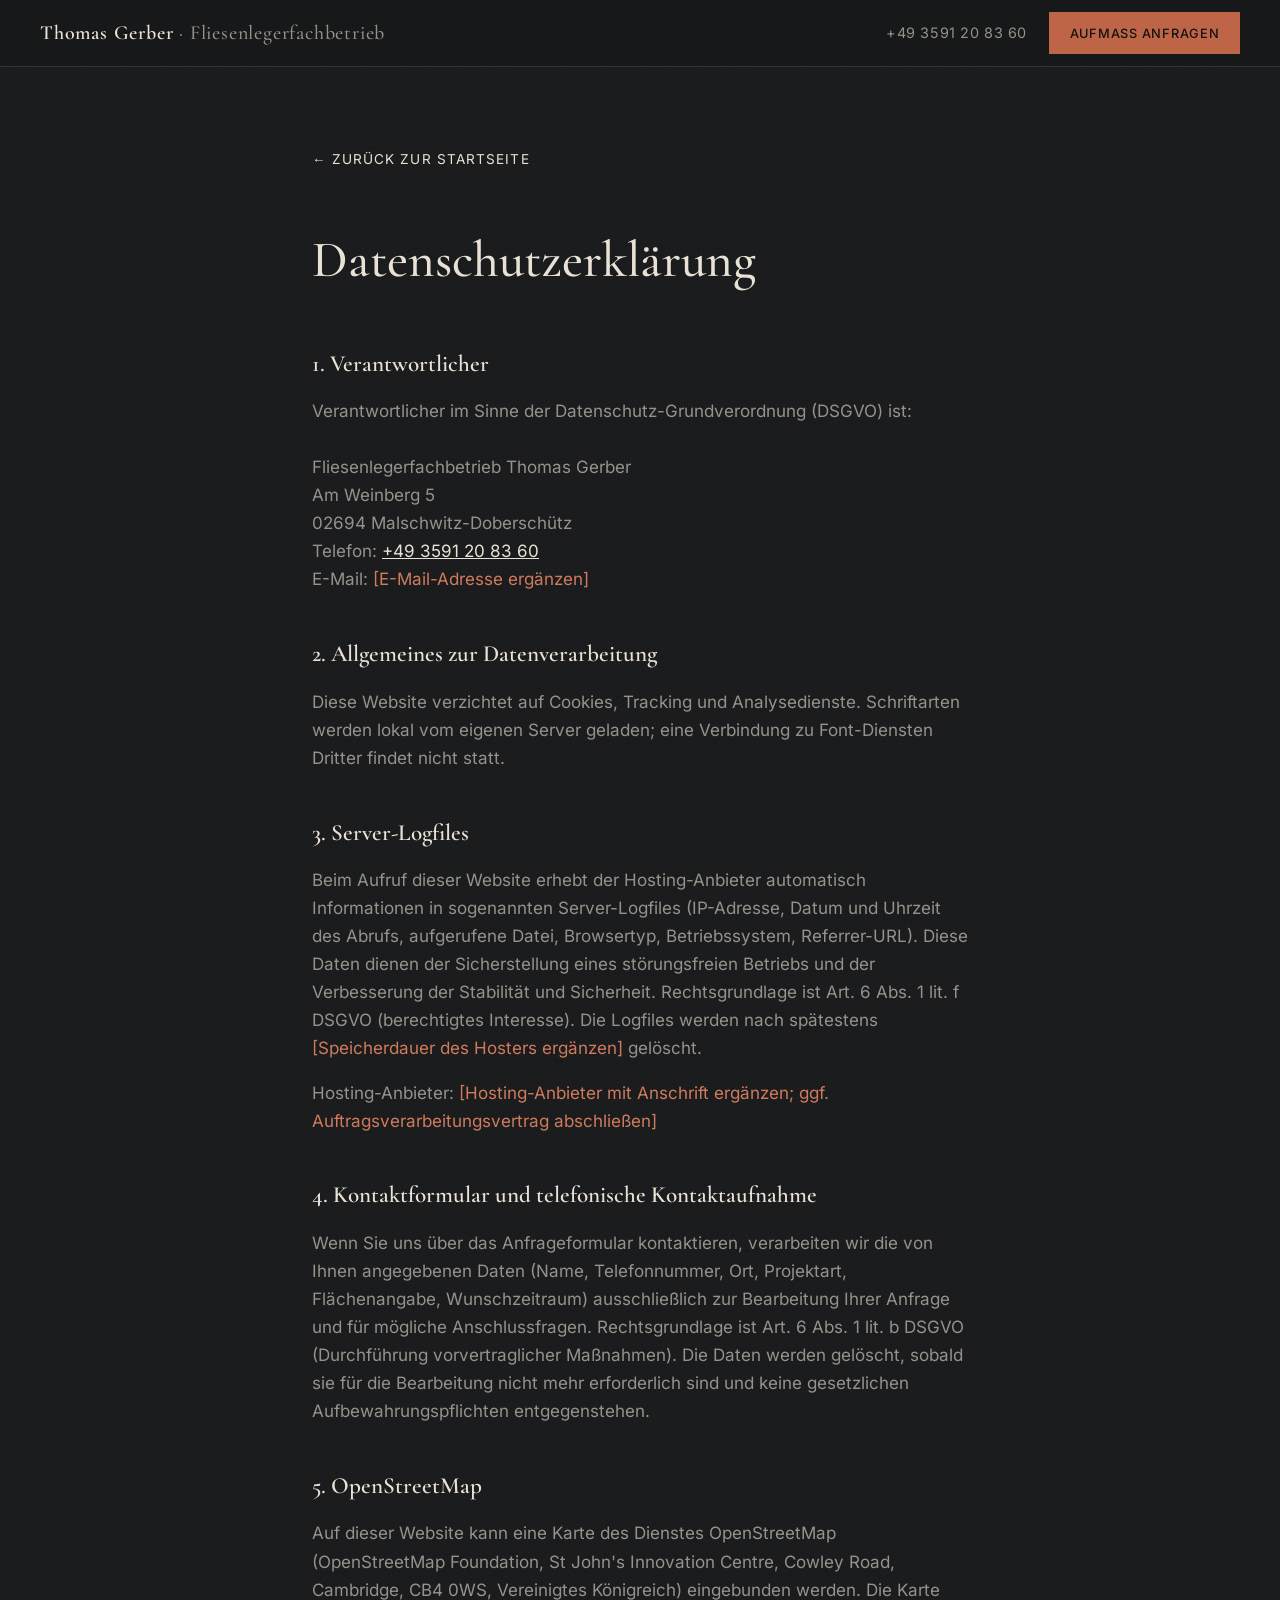
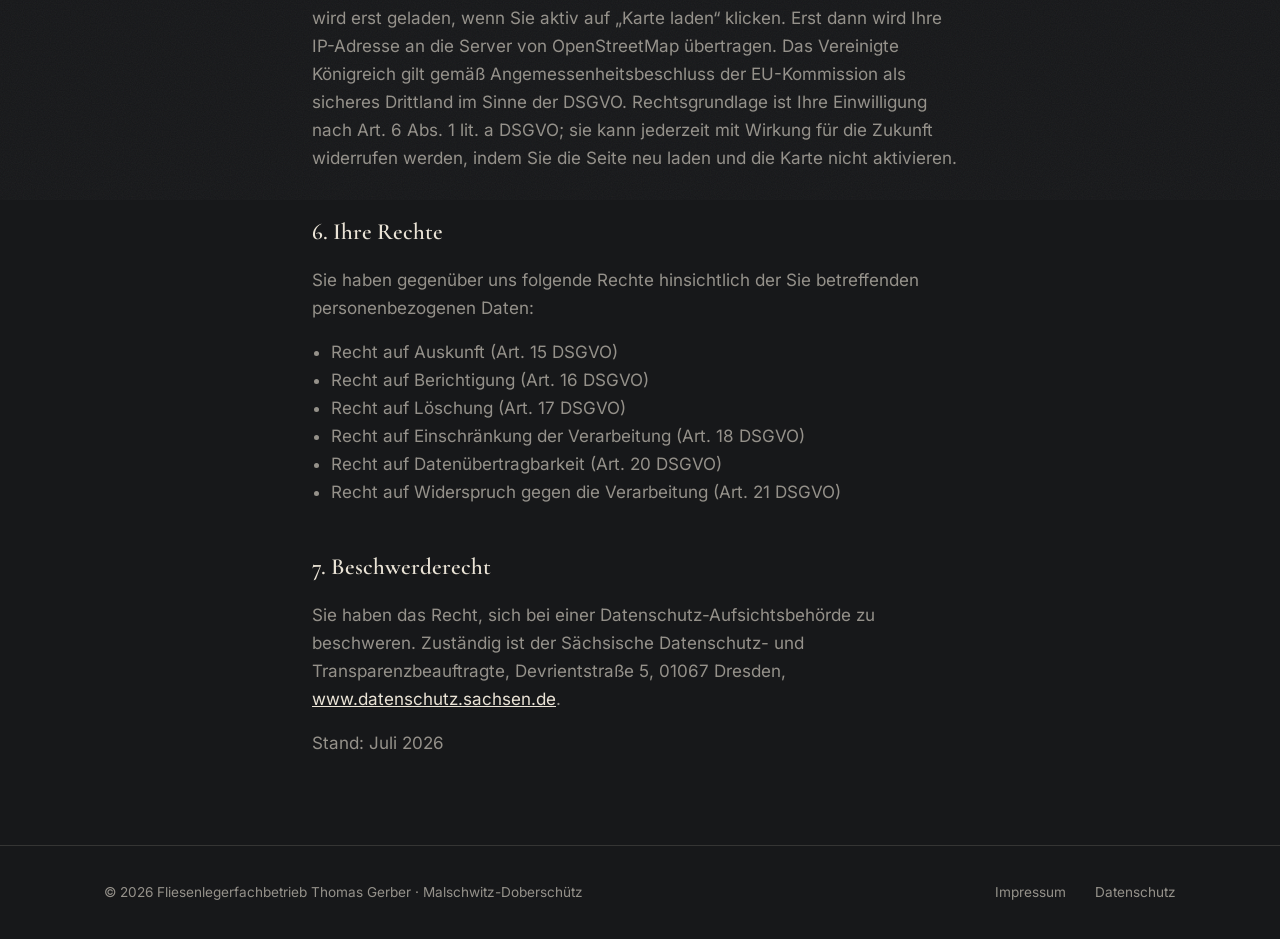
<file: datenschutz.html>
<!DOCTYPE html>
<html lang="de">
<head>
  <meta charset="UTF-8">
  <meta name="viewport" content="width=device-width, initial-scale=1.0, viewport-fit=cover">
  <title>Datenschutzerklärung – Fliesenlegerfachbetrieb Thomas Gerber</title>
  <meta name="robots" content="noindex, follow">
  <meta name="theme-color" content="#17181a">
  <link rel="stylesheet" href="css/style.css">
</head>
<body>

  <header class="site-head is-scrolled">
    <a class="brand" href="index.html">Thomas Gerber<span class="brand__sub"> · Fliesenlegerfachbetrieb</span></a>
    <div class="head-actions">
      <a class="head-phone" href="tel:+493591208360">+49&nbsp;3591&nbsp;20&nbsp;83&nbsp;60</a>
      <a class="btn btn--primary btn--small" href="index.html#anfrage">Aufmaß anfragen</a>
    </div>
  </header>

  <main class="legal">
    <div class="wrap">
      <a class="legal-back" href="index.html">← Zurück zur Startseite</a>
      <h1>Datenschutzerklärung</h1>

      <h2>1. Verantwortlicher</h2>
      <p>
        Verantwortlicher im Sinne der Datenschutz-Grundverordnung (DSGVO) ist:<br><br>
        Fliesenlegerfachbetrieb Thomas Gerber<br>
        Am Weinberg 5<br>
        02694 Malschwitz-Doberschütz<br>
        Telefon: <a href="tel:+493591208360">+49&nbsp;3591&nbsp;20&nbsp;83&nbsp;60</a><br>
        E-Mail: <span class="placeholder">[E-Mail-Adresse ergänzen]</span>
      </p>

      <h2>2. Allgemeines zur Datenverarbeitung</h2>
      <p>
        Diese Website verzichtet auf Cookies, Tracking und Analysedienste. Schriftarten werden
        lokal vom eigenen Server geladen; eine Verbindung zu Font-Diensten Dritter findet nicht statt.
      </p>

      <h2>3. Server-Logfiles</h2>
      <p>
        Beim Aufruf dieser Website erhebt der Hosting-Anbieter automatisch Informationen in
        sogenannten Server-Logfiles (IP-Adresse, Datum und Uhrzeit des Abrufs, aufgerufene Datei,
        Browsertyp, Betriebssystem, Referrer-URL). Diese Daten dienen der Sicherstellung eines
        störungsfreien Betriebs und der Verbesserung der Stabilität und Sicherheit.
        Rechtsgrundlage ist Art. 6 Abs. 1 lit. f DSGVO (berechtigtes Interesse).
        Die Logfiles werden nach spätestens <span class="placeholder">[Speicherdauer des Hosters ergänzen]</span> gelöscht.
      </p>
      <p>
        Hosting-Anbieter: <span class="placeholder">[Hosting-Anbieter mit Anschrift ergänzen; ggf. Auftragsverarbeitungsvertrag abschließen]</span>
      </p>

      <h2>4. Kontaktformular und telefonische Kontaktaufnahme</h2>
      <p>
        Wenn Sie uns über das Anfrageformular kontaktieren, verarbeiten wir die von Ihnen
        angegebenen Daten (Name, Telefonnummer, Ort, Projektart, Flächenangabe, Wunschzeitraum)
        ausschließlich zur Bearbeitung Ihrer Anfrage und für mögliche Anschlussfragen.
        Rechtsgrundlage ist Art. 6 Abs. 1 lit. b DSGVO (Durchführung vorvertraglicher Maßnahmen).
        Die Daten werden gelöscht, sobald sie für die Bearbeitung nicht mehr erforderlich sind
        und keine gesetzlichen Aufbewahrungspflichten entgegenstehen.
      </p>

      <h2>5. OpenStreetMap</h2>
      <p>
        Auf dieser Website kann eine Karte des Dienstes OpenStreetMap
        (OpenStreetMap Foundation, St John's Innovation Centre, Cowley Road, Cambridge, CB4 0WS,
        Vereinigtes Königreich) eingebunden werden. Die Karte wird erst geladen, wenn Sie aktiv
        auf „Karte laden“ klicken. Erst dann wird Ihre IP-Adresse an die Server von OpenStreetMap
        übertragen. Das Vereinigte Königreich gilt gemäß Angemessenheitsbeschluss der
        EU-Kommission als sicheres Drittland im Sinne der DSGVO.
        Rechtsgrundlage ist Ihre Einwilligung nach Art. 6 Abs. 1 lit. a DSGVO;
        sie kann jederzeit mit Wirkung für die Zukunft widerrufen werden, indem Sie die Seite
        neu laden und die Karte nicht aktivieren.
      </p>

      <h2>6. Ihre Rechte</h2>
      <p>Sie haben gegenüber uns folgende Rechte hinsichtlich der Sie betreffenden personenbezogenen Daten:</p>
      <ul>
        <li>Recht auf Auskunft (Art. 15 DSGVO)</li>
        <li>Recht auf Berichtigung (Art. 16 DSGVO)</li>
        <li>Recht auf Löschung (Art. 17 DSGVO)</li>
        <li>Recht auf Einschränkung der Verarbeitung (Art. 18 DSGVO)</li>
        <li>Recht auf Datenübertragbarkeit (Art. 20 DSGVO)</li>
        <li>Recht auf Widerspruch gegen die Verarbeitung (Art. 21 DSGVO)</li>
      </ul>

      <h2>7. Beschwerderecht</h2>
      <p>
        Sie haben das Recht, sich bei einer Datenschutz-Aufsichtsbehörde zu beschweren.
        Zuständig ist der Sächsische Datenschutz- und Transparenzbeauftragte,
        Devrientstraße 5, 01067 Dresden, <a href="https://www.datenschutz.sachsen.de" rel="noopener noreferrer" target="_blank">www.datenschutz.sachsen.de</a>.
      </p>

      <p>Stand: Juli 2026</p>
    </div>
  </main>

  <footer class="site-foot">
    <div class="wrap site-foot__row">
      <p>© <span data-year>2026</span> Fliesenlegerfachbetrieb Thomas Gerber · Malschwitz-Doberschütz</p>
      <nav aria-label="Rechtliches">
        <a href="impressum.html">Impressum</a>
        <a href="datenschutz.html">Datenschutz</a>
      </nav>
    </div>
  </footer>

  <div class="callbar">
    <a class="callbar__btn callbar__btn--call" href="tel:+493591208360">Anrufen</a>
    <a class="callbar__btn callbar__btn--cta" href="index.html#anfrage">Aufmaß anfragen</a>
  </div>

  <div class="grain" aria-hidden="true"></div>
  <script src="js/main.js" defer></script>
</body>
</html>
</file>
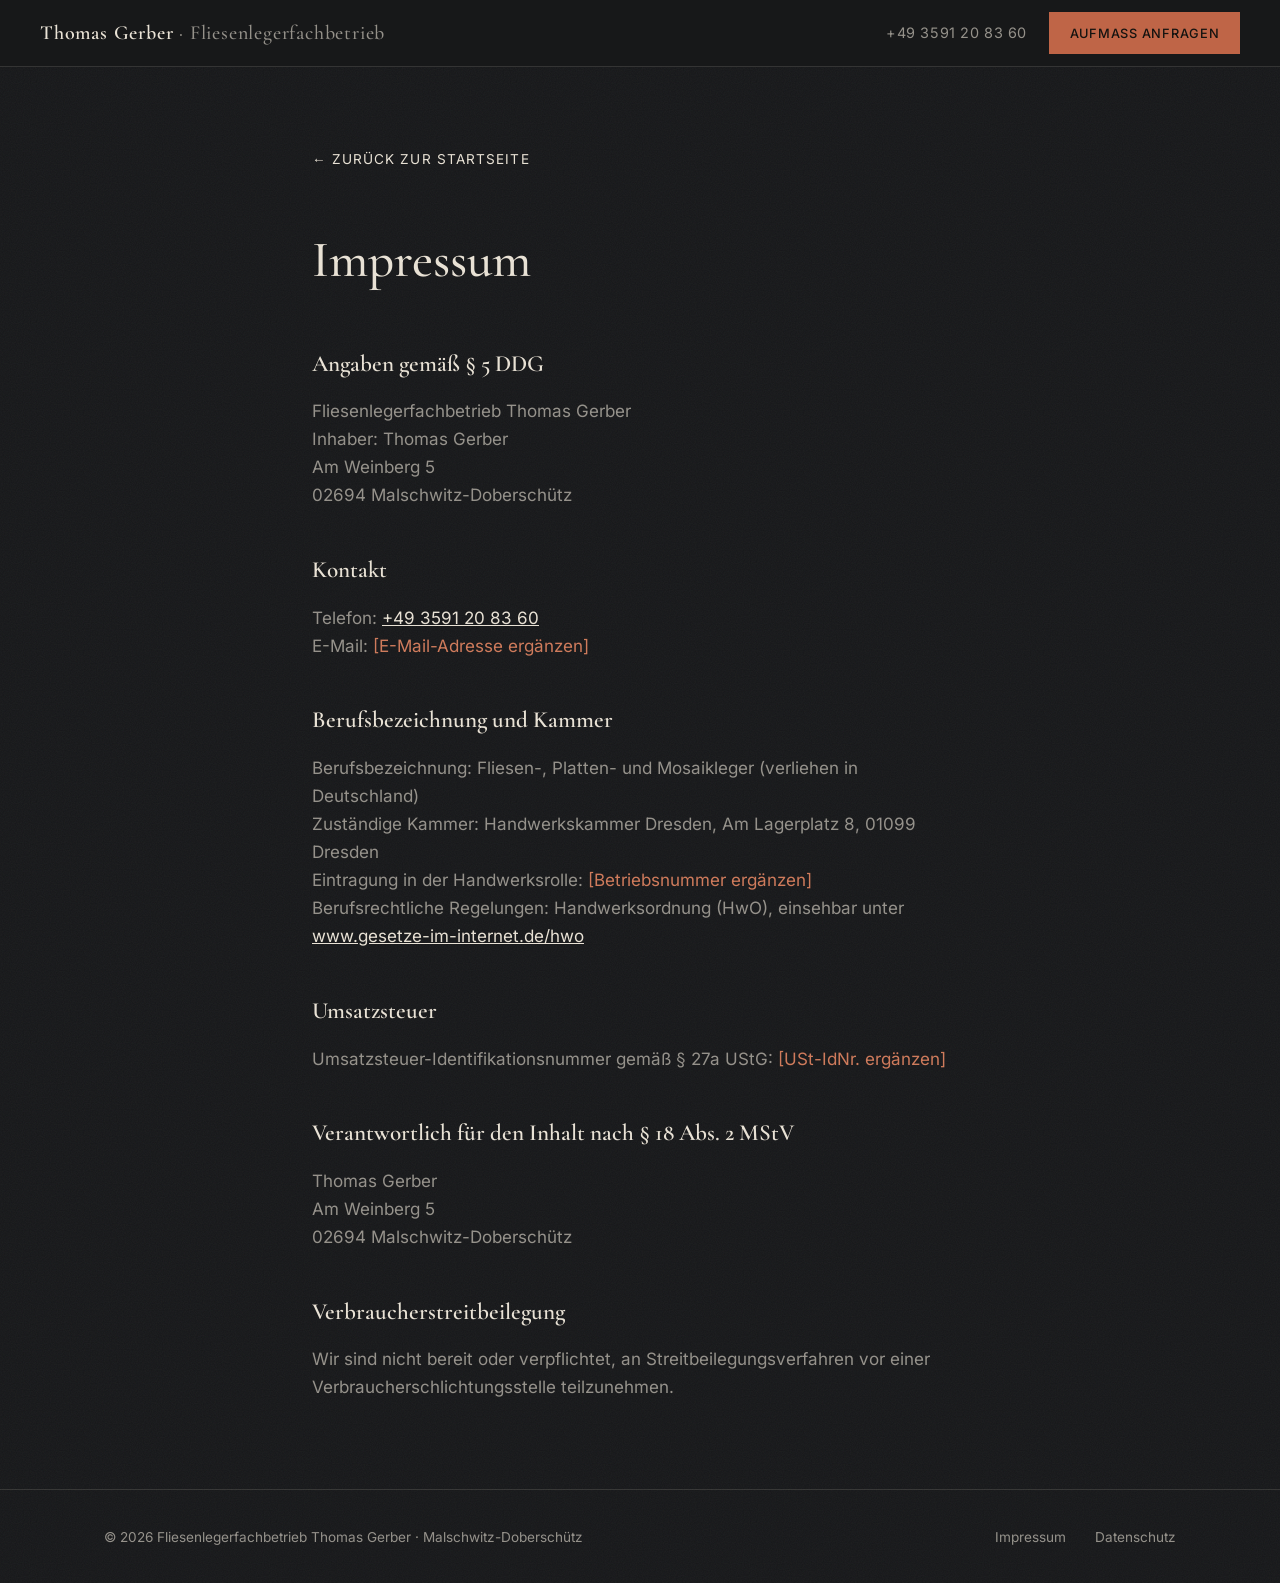
<file: impressum.html>
<!DOCTYPE html>
<html lang="de">
<head>
  <meta charset="UTF-8">
  <meta name="viewport" content="width=device-width, initial-scale=1.0, viewport-fit=cover">
  <title>Impressum – Fliesenlegerfachbetrieb Thomas Gerber</title>
  <meta name="robots" content="noindex, follow">
  <meta name="theme-color" content="#17181a">
  <link rel="stylesheet" href="css/style.css">
</head>
<body>

  <header class="site-head is-scrolled">
    <a class="brand" href="index.html">Thomas Gerber<span class="brand__sub"> · Fliesenlegerfachbetrieb</span></a>
    <div class="head-actions">
      <a class="head-phone" href="tel:+493591208360">+49&nbsp;3591&nbsp;20&nbsp;83&nbsp;60</a>
      <a class="btn btn--primary btn--small" href="index.html#anfrage">Aufmaß anfragen</a>
    </div>
  </header>

  <main class="legal">
    <div class="wrap">
      <a class="legal-back" href="index.html">← Zurück zur Startseite</a>
      <h1>Impressum</h1>

      <h2>Angaben gemäß § 5 DDG</h2>
      <p>
        Fliesenlegerfachbetrieb Thomas Gerber<br>
        Inhaber: Thomas Gerber<br>
        Am Weinberg 5<br>
        02694 Malschwitz-Doberschütz
      </p>

      <h2>Kontakt</h2>
      <p>
        Telefon: <a href="tel:+493591208360">+49&nbsp;3591&nbsp;20&nbsp;83&nbsp;60</a><br>
        E-Mail: <span class="placeholder">[E-Mail-Adresse ergänzen]</span>
      </p>

      <h2>Berufsbezeichnung und Kammer</h2>
      <p>
        Berufsbezeichnung: Fliesen-, Platten- und Mosaikleger (verliehen in Deutschland)<br>
        Zuständige Kammer: Handwerkskammer Dresden, Am Lagerplatz 8, 01099 Dresden<br>
        Eintragung in der Handwerksrolle: <span class="placeholder">[Betriebsnummer ergänzen]</span><br>
        Berufsrechtliche Regelungen: Handwerksordnung (HwO), einsehbar unter
        <a href="https://www.gesetze-im-internet.de/hwo/" rel="noopener noreferrer" target="_blank">www.gesetze-im-internet.de/hwo</a>
      </p>

      <h2>Umsatzsteuer</h2>
      <p>
        Umsatzsteuer-Identifikationsnummer gemäß § 27a UStG:
        <span class="placeholder">[USt-IdNr. ergänzen]</span>
      </p>

      <h2>Verantwortlich für den Inhalt nach § 18 Abs. 2 MStV</h2>
      <p>
        Thomas Gerber<br>
        Am Weinberg 5<br>
        02694 Malschwitz-Doberschütz
      </p>

      <h2>Verbraucherstreitbeilegung</h2>
      <p>
        Wir sind nicht bereit oder verpflichtet, an Streitbeilegungsverfahren vor einer
        Verbraucherschlichtungsstelle teilzunehmen.
      </p>
    </div>
  </main>

  <footer class="site-foot">
    <div class="wrap site-foot__row">
      <p>© <span data-year>2026</span> Fliesenlegerfachbetrieb Thomas Gerber · Malschwitz-Doberschütz</p>
      <nav aria-label="Rechtliches">
        <a href="impressum.html">Impressum</a>
        <a href="datenschutz.html">Datenschutz</a>
      </nav>
    </div>
  </footer>

  <div class="callbar">
    <a class="callbar__btn callbar__btn--call" href="tel:+493591208360">Anrufen</a>
    <a class="callbar__btn callbar__btn--cta" href="index.html#anfrage">Aufmaß anfragen</a>
  </div>

  <div class="grain" aria-hidden="true"></div>
  <script src="js/main.js" defer></script>
</body>
</html>
</file>
<file: css/style.css>
/* ==========================================================================
   Fliesenlegerfachbetrieb Thomas Gerber — Malschwitz-Doberschütz
   Deep anthracite / limestone cream / terracotta. Serif display, grotesk body.
   ========================================================================== */

/* ---------- Fonts (self-hosted, DSGVO-konform) ---------- */
@font-face {
  font-family: "Cormorant Garamond";
  src: url("../assets/fonts/cormorant-garamond-latin-500-normal.woff2") format("woff2");
  font-weight: 500; font-style: normal; font-display: swap;
}
@font-face {
  font-family: "Cormorant Garamond";
  src: url("../assets/fonts/cormorant-garamond-latin-600-normal.woff2") format("woff2");
  font-weight: 600; font-style: normal; font-display: swap;
}
@font-face {
  font-family: "Cormorant Garamond";
  src: url("../assets/fonts/cormorant-garamond-latin-500-italic.woff2") format("woff2");
  font-weight: 500; font-style: italic; font-display: swap;
}
@font-face {
  font-family: "Inter";
  src: url("../assets/fonts/inter-latin-400-normal.woff2") format("woff2");
  font-weight: 400; font-style: normal; font-display: swap;
}
@font-face {
  font-family: "Inter";
  src: url("../assets/fonts/inter-latin-500-normal.woff2") format("woff2");
  font-weight: 500; font-style: normal; font-display: swap;
}
@font-face {
  font-family: "Inter";
  src: url("../assets/fonts/inter-latin-600-normal.woff2") format("woff2");
  font-weight: 600; font-style: normal; font-display: swap;
}

/* ---------- Tokens ---------- */
:root {
  --bg: #17181a;
  --bg-raise: #1d1e21;
  --ink: #eae3d6;
  --ink-dim: rgba(234, 227, 214, 0.6);
  --ink-faint: rgba(234, 227, 214, 0.35);
  --line: rgba(234, 227, 214, 0.14);
  --accent: #bf6547;
  --accent-bright: #d07a5a;
  --serif: "Cormorant Garamond", "Times New Roman", serif;
  --grotesk: "Inter", "Helvetica Neue", Arial, sans-serif;
  --wrap: 72rem;
  --pad: clamp(1.25rem, 4vw, 2.5rem);
  --ease-out: cubic-bezier(0.22, 1, 0.36, 1);
}

/* ---------- Reset / base ---------- */
*, *::before, *::after { box-sizing: border-box; }
html { scroll-behavior: smooth; }
[id] { scroll-margin-top: 5.5rem; }
body {
  margin: 0;
  background: var(--bg);
  color: var(--ink);
  font-family: var(--grotesk);
  font-size: 1.0625rem;
  line-height: 1.65;
  font-weight: 400;
  -webkit-font-smoothing: antialiased;
  text-rendering: optimizeLegibility;
}
img, video { max-width: 100%; display: block; }
a { color: inherit; }
h1, h2, h3, p, dl, dd, dt, ol, ul { margin: 0; }
ul[role="list"], ol[role="list"] { list-style: none; padding: 0; }
button { font: inherit; color: inherit; background: none; border: 0; cursor: pointer; }
address { font-style: normal; }
::selection { background: var(--accent); color: var(--bg); }

.wrap { max-width: var(--wrap); margin-inline: auto; padding-inline: var(--pad); }

.skip-link {
  position: absolute; left: -999px; top: 0; z-index: 200;
  background: var(--accent); color: var(--bg);
  padding: 0.6rem 1.2rem; font-weight: 500; text-decoration: none;
}
.skip-link:focus { left: 0; }

:focus-visible { outline: 2px solid var(--accent-bright); outline-offset: 3px; }

/* ---------- Buttons ---------- */
.btn {
  display: inline-block;
  padding: 0.95rem 1.9rem;
  font-family: var(--grotesk);
  font-size: 0.92rem;
  font-weight: 500;
  letter-spacing: 0.06em;
  text-transform: uppercase;
  text-decoration: none;
  border: 1px solid transparent;
  transition: background-color 0.35s var(--ease-out), border-color 0.35s var(--ease-out), color 0.35s var(--ease-out);
}
.btn--primary { background: var(--accent); color: #141310; }
.btn--primary:hover { background: var(--accent-bright); }
.btn--ghost { border-color: var(--line); color: var(--ink); }
.btn--ghost:hover { border-color: var(--ink-dim); }
.btn--small { padding: 0.6rem 1.2rem; font-size: 0.8rem; }
.btn--block { width: 100%; text-align: center; margin-top: 0.5rem; }

/* ---------- Header ---------- */
.site-head {
  position: fixed; inset: 0 0 auto 0; z-index: 100;
  display: flex; align-items: center; gap: 2rem;
  padding: 1.1rem var(--pad);
  transition: background-color 0.5s ease, padding 0.5s ease, border-color 0.5s ease;
  border-bottom: 1px solid transparent;
}
.site-head.is-scrolled {
  background: rgba(23, 24, 26, 0.88);
  backdrop-filter: blur(12px);
  -webkit-backdrop-filter: blur(12px);
  border-bottom-color: var(--line);
  padding-block: 0.75rem;
}
.brand {
  font-family: var(--serif);
  font-size: 1.25rem;
  font-weight: 600;
  letter-spacing: 0.04em;
  text-decoration: none;
  white-space: nowrap;
}
.brand__sub { color: var(--ink-dim); font-weight: 500; }
.site-nav { display: flex; gap: 1.6rem; margin-inline: auto; }
.site-nav a {
  font-size: 0.85rem; letter-spacing: 0.08em; text-transform: uppercase;
  text-decoration: none; color: var(--ink-dim);
  transition: color 0.3s ease;
}
.site-nav a:hover { color: var(--ink); }
.head-actions { display: flex; align-items: center; gap: 1.4rem; margin-left: auto; }
.head-phone {
  font-size: 0.9rem; letter-spacing: 0.04em; text-decoration: none;
  color: var(--ink-dim); transition: color 0.3s ease;
}
.head-phone:hover { color: var(--ink); }

/* ---------- Hero ---------- */
.hero { position: relative; }
html.js-scrub .hero { height: 340vh; }
.hero__pin {
  position: relative; height: 100svh; min-height: 34rem;
  overflow: hidden;
  display: flex; align-items: center; justify-content: center;
}
html.js-scrub .hero__pin { position: sticky; top: 0; height: 100vh; min-height: 0; }
.hero__poster, .hero__video {
  position: absolute; inset: 0;
  width: 100%; height: 100%; object-fit: cover;
}
.hero__video { opacity: 0; transition: opacity 0.8s ease; }
.hero__video.is-ready { opacity: 1; }
.hero__shade {
  position: absolute; inset: 0;
  background:
    linear-gradient(to bottom, rgba(23,24,26,0.55) 0%, rgba(23,24,26,0.15) 35%, rgba(23,24,26,0.2) 65%, rgba(23,24,26,0.82) 100%),
    radial-gradient(ellipse at center, rgba(23,24,26,0) 45%, rgba(23,24,26,0.45) 100%);
}
.hero__content {
  position: relative; z-index: 2;
  text-align: center;
  padding-inline: var(--pad);
  max-width: 60rem;
}
.hero__eyebrow {
  font-size: 0.8rem; letter-spacing: 0.32em; text-transform: uppercase;
  color: var(--ink-dim);
  margin-bottom: clamp(1.2rem, 3vh, 2.2rem);
  opacity: 0;
  animation: fadeUp 1.2s var(--ease-out) 0.3s forwards;
}
.hero__title {
  font-family: var(--serif);
  font-weight: 600;
  line-height: 1.04;
  text-transform: uppercase;
}
.hero__title-line { display: block; }
.hero__title-line--small {
  font-size: clamp(1.05rem, 2.6vw, 1.7rem);
  font-weight: 500;
  color: var(--ink-dim);
  margin-bottom: 0.5rem;
  letter-spacing: 0.42em;
  opacity: 0;
  animation: trackIn 1.6s var(--ease-out) 0.55s forwards;
}
.hero__title-line--large {
  font-size: clamp(1.9rem, 6.2vw, 5.2rem);
  letter-spacing: 0.24em;
  white-space: nowrap;
  opacity: 0;
  animation: trackInLarge 1.8s var(--ease-out) 0.75s forwards;
}
.hero__sub {
  font-family: var(--serif);
  font-style: italic;
  font-weight: 500;
  font-size: clamp(1.2rem, 2.6vw, 1.7rem);
  color: var(--ink-dim);
  margin-top: clamp(1.2rem, 3vh, 2rem);
  opacity: 0;
  animation: fadeUp 1.2s var(--ease-out) 1.5s forwards;
}
.hero__actions {
  display: flex; flex-wrap: wrap; align-items: center; justify-content: center;
  gap: 1.4rem 2.2rem;
  margin-top: clamp(1.8rem, 4vh, 3rem);
  opacity: 0;
  animation: fadeUp 1.2s var(--ease-out) 1.9s forwards;
}
.hero__phone {
  font-size: 1.05rem; letter-spacing: 0.05em;
  text-decoration: none; color: var(--ink);
  border-bottom: 1px solid var(--ink-faint);
  padding-bottom: 0.15rem;
  transition: border-color 0.3s ease;
}
.hero__phone:hover { border-color: var(--accent); }
.hero__hint {
  position: absolute; bottom: 2.2rem; left: 50%; transform: translateX(-50%);
  z-index: 2;
  font-size: 0.72rem; letter-spacing: 0.3em; text-transform: uppercase;
  color: var(--ink-faint);
  display: flex; flex-direction: column; align-items: center; gap: 0.8rem;
  opacity: 0;
  animation: fadeUp 1.2s var(--ease-out) 2.6s forwards;
}
.hero__hint-line {
  width: 1px; height: 3.2rem;
  background: linear-gradient(to bottom, transparent, var(--ink-faint));
}

@keyframes fadeUp {
  from { opacity: 0; transform: translateY(14px); }
  to   { opacity: 1; transform: translateY(0); }
}
@keyframes trackIn {
  from { opacity: 0; letter-spacing: 0.7em; }
  to   { opacity: 1; letter-spacing: 0.42em; }
}
@keyframes trackInLarge {
  from { opacity: 0; letter-spacing: 0.4em; }
  to   { opacity: 1; letter-spacing: 0.24em; }
}
@media (max-width: 48rem) {
  .hero__title-line--large { letter-spacing: 0.16em; }
  .hero__title-line--small { letter-spacing: 0.24em; }
  /* Keyframes müssen mit-redefiniert werden: fill-forwards-Werte schlagen
     normale Deklarationen, sonst bleibt das Desktop-Tracking stehen. */
  @keyframes trackInLarge {
    from { opacity: 0; letter-spacing: 0.3em; }
    to   { opacity: 1; letter-spacing: 0.16em; }
  }
  @keyframes trackIn {
    from { opacity: 0; letter-spacing: 0.44em; }
    to   { opacity: 1; letter-spacing: 0.24em; }
  }
}
@media (max-width: 380px) {
  .hero__title-line--large { font-size: 1.6rem; letter-spacing: 0.12em; }
  .hero__title-line--small { font-size: 0.95rem; letter-spacing: 0.2em; }
  @keyframes trackInLarge {
    from { opacity: 0; letter-spacing: 0.24em; }
    to   { opacity: 1; letter-spacing: 0.12em; }
  }
  @keyframes trackIn {
    from { opacity: 0; letter-spacing: 0.36em; }
    to   { opacity: 1; letter-spacing: 0.2em; }
  }
}

/* ---------- Sections ---------- */
.section { position: relative; padding-block: clamp(5rem, 12vh, 9rem); }
.section__title {
  font-family: var(--serif);
  font-weight: 500;
  font-size: clamp(2.1rem, 4.6vw, 3.4rem);
  letter-spacing: 0.02em;
  margin-bottom: clamp(2.5rem, 6vh, 4.5rem);
  display: flex; align-items: baseline; gap: 1.5rem;
}
.section__title::after {
  content: ""; flex: 1; height: 1px; background: var(--line);
  transform: translateY(-0.4rem);
}

/* ---------- Leistungen ---------- */
.cards {
  display: grid;
  grid-template-columns: repeat(3, 1fr);
  gap: 1px;
  background: var(--line);
  border: 1px solid var(--line);
}
/* 5 Karten in 3 Spalten: die letzte Karte füllt die zweite Reihe auf,
   damit keine leere Zelle im Hairline-Raster sichtbar wird. */
.cards .card:nth-child(5) { grid-column: span 2; }
.card {
  background: var(--bg);
  padding: clamp(1.6rem, 3vw, 2.4rem);
  min-height: 14rem;
  display: flex; flex-direction: column; gap: 1rem;
  transition: background-color 0.5s ease;
}
.card:hover { background: var(--bg-raise); }
.card__title {
  font-family: var(--serif);
  font-weight: 600;
  font-size: clamp(1.35rem, 2.2vw, 1.7rem);
  line-height: 1.2;
}
.card__line { color: var(--ink-dim); font-size: 0.95rem; margin-top: auto; }

/* ---------- Media sections (Referenzen / Vertrauen) ---------- */
.section--media { overflow: hidden; }
.media-bg { position: absolute; inset: 0; z-index: 0; }
.media-bg video {
  position: absolute; left: 0; top: -12%;
  width: 100%; height: 124%;
  object-fit: cover;
  will-change: transform;
}
.media-bg__shade {
  position: absolute; inset: 0;
  background: linear-gradient(to bottom, rgba(23,24,26,0.94), rgba(23,24,26,0.78) 50%, rgba(23,24,26,0.94));
}
.section--media .wrap { position: relative; z-index: 1; }

/* ---------- Before/After ---------- */
.ba { max-width: 56rem; margin-inline: auto; }
.ba__frame {
  position: relative;
  aspect-ratio: 16 / 10;
  overflow: hidden;
  border: 1px solid var(--line);
  --pos: 50%;
}
.ba__img {
  position: absolute; inset: 0;
  width: 100%; height: 100%; object-fit: cover;
  user-select: none; -webkit-user-drag: none;
}
.ba__img--after { clip-path: inset(0 0 0 var(--pos)); }
.ba__divider {
  position: absolute; top: 0; bottom: 0; left: var(--pos);
  width: 1px; background: rgba(234, 227, 214, 0.85);
  z-index: 2; pointer-events: none;
  transform: translateX(-0.5px);
}
.ba__handle {
  position: absolute; top: 50%; left: 50%;
  transform: translate(-50%, -50%);
  width: 2.8rem; height: 2.8rem;
  border: 1px solid rgba(234, 227, 214, 0.85);
  border-radius: 50%;
  background: rgba(23, 24, 26, 0.55);
  backdrop-filter: blur(4px);
}
.ba__handle::before, .ba__handle::after {
  content: ""; position: absolute; top: 50%;
  width: 0.5rem; height: 0.5rem;
  border-top: 1px solid var(--ink); border-left: 1px solid var(--ink);
}
.ba__handle::before { left: 0.55rem; transform: translateY(-50%) rotate(-45deg); }
.ba__handle::after { right: 0.55rem; transform: translateY(-50%) rotate(135deg); }
.ba__range {
  position: absolute; inset: 0; z-index: 3;
  width: 100%; height: 100%;
  margin: 0; opacity: 0;
  cursor: ew-resize;
  -webkit-appearance: none; appearance: none;
  /* pan-y: vertikales Wischen scrollt die Seite, horizontales Ziehen bedient den Regler */
  touch-action: pan-y;
}
.ba__range:focus-visible ~ .ba__divider .ba__handle {
  outline: 2px solid var(--accent-bright); outline-offset: 3px;
}
.ba__tag {
  position: absolute; bottom: 0.9rem; z-index: 2;
  font-size: 0.7rem; letter-spacing: 0.22em; text-transform: uppercase;
  color: var(--ink-dim);
  background: rgba(23, 24, 26, 0.6);
  padding: 0.3rem 0.7rem;
  pointer-events: none;
}
.ba__tag--before { left: 0.9rem; }
.ba__tag--after { right: 0.9rem; }
.ba__caption {
  margin-top: 1.3rem;
  text-align: center;
  font-size: 0.92rem;
  letter-spacing: 0.06em;
  color: var(--ink-dim);
}
.ba__projects {
  display: flex; flex-wrap: wrap; justify-content: center;
  gap: 0.5rem 2rem;
  margin-top: 1.6rem;
}
.ba__project {
  font-size: 0.85rem; letter-spacing: 0.08em; text-transform: uppercase;
  color: var(--ink-dim);
  padding: 0.4rem 0.2rem;
  border-bottom: 1px solid transparent;
  transition: color 0.3s ease, border-color 0.3s ease;
}
.ba__project:hover { color: var(--ink); }
.ba__project.is-active { color: var(--ink); border-bottom-color: var(--accent); }
.ba__note {
  margin-top: 1.6rem;
  text-align: center;
  font-size: 0.78rem;
  color: var(--ink-dim);
}

/* ---------- Ablauf ---------- */
.steps {
  display: grid;
  grid-template-columns: repeat(3, 1fr);
  gap: clamp(2rem, 4vw, 3.5rem);
  counter-reset: step;
}
.step { border-top: 1px solid var(--line); padding-top: 1.6rem; position: relative; }
.step::before {
  content: ""; position: absolute; top: -1px; left: 0;
  width: 2.6rem; height: 1px; background: var(--accent);
}
.step__num {
  font-family: var(--serif);
  font-size: 1rem; font-weight: 500;
  letter-spacing: 0.14em;
  color: var(--accent-bright);
  display: block; margin-bottom: 1.1rem;
}
.step__title {
  font-family: var(--serif);
  font-weight: 600;
  font-size: clamp(1.3rem, 2vw, 1.55rem);
  line-height: 1.25;
  margin-bottom: 0.7rem;
}
.step__line { color: var(--ink-dim); font-size: 0.92rem; }

/* ---------- Vertrauen ---------- */
.section--vertrauen { padding-block: clamp(6rem, 16vh, 11rem); }
.nums {
  display: grid;
  grid-template-columns: repeat(3, 1fr);
  gap: clamp(2.5rem, 5vw, 4rem);
  text-align: center;
}
.num { display: flex; flex-direction: column-reverse; gap: 0.9rem; }
.num__value {
  font-family: var(--serif);
  font-weight: 500;
  font-size: clamp(3.4rem, 7vw, 5.6rem);
  line-height: 1;
  font-variant-numeric: lining-nums;
}
.num__label {
  font-size: 0.78rem; letter-spacing: 0.2em; text-transform: uppercase;
  color: var(--ink-dim);
  line-height: 1.5;
}
.num__prefix {
  font-size: 0.34em;
  letter-spacing: 0.18em;
  text-transform: uppercase;
  color: var(--ink-dim);
  vertical-align: 0.55em;
}

/* ---------- Anfrage ---------- */
.anfrage-grid {
  display: grid;
  grid-template-columns: minmax(0, 7fr) minmax(0, 5fr);
  gap: clamp(3rem, 6vw, 5.5rem);
  align-items: start;
}
.anfrage-intro { color: var(--ink-dim); margin-bottom: 2.2rem; }
#anfrage-form {
  display: grid;
  grid-template-columns: 1fr 1fr;
  gap: 1.4rem 1.6rem;
}
.field { display: flex; flex-direction: column; gap: 0.45rem; grid-column: span 2; }
.field--half { grid-column: span 1; }
.field label {
  font-size: 0.78rem; letter-spacing: 0.14em; text-transform: uppercase;
  color: var(--ink-dim);
}
.req { color: var(--accent-bright); }
.field input, .field select {
  background: transparent;
  border: 0; border-bottom: 1px solid var(--line);
  color: var(--ink);
  font: inherit;
  padding: 0.55rem 0.1rem;
  border-radius: 0;
  transition: border-color 0.3s ease;
}
.field select { cursor: pointer; }
.field select option { background: var(--bg-raise); color: var(--ink); }
.field input:focus, .field select:focus {
  outline: none; border-bottom-color: var(--accent);
}
.field.has-error input { border-bottom-color: #cf5f4e; }
.field__error {
  font-size: 0.8rem; color: #d98577;
  min-height: 1.1em;
}
.field--hp { position: absolute; left: -9999px; width: 1px; height: 1px; overflow: hidden; }
#anfrage-form .btn--block { grid-column: span 2; }
#anfrage-form[hidden] { display: none; }
.form-success { border: 1px solid var(--line); padding: 2.2rem; }
.form-success__title {
  font-family: var(--serif); font-weight: 600; font-size: 1.5rem;
  margin-bottom: 0.7rem;
}
.form-success a { color: var(--ink); }

.anfrage-kontakt { display: flex; flex-direction: column; gap: 2rem; }
.kontakt-block { line-height: 1.75; }
.kontakt-block__title {
  font-size: 0.78rem; letter-spacing: 0.14em; text-transform: uppercase;
  color: var(--ink-dim);
  font-weight: 500;
  margin-bottom: 0.4rem;
}
.kontakt-block p { color: var(--ink); }
.kontakt-phone {
  font-family: var(--serif);
  font-size: 1.6rem; font-weight: 500;
  text-decoration: none;
  border-bottom: 1px solid var(--ink-faint);
  transition: border-color 0.3s ease;
}
.kontakt-phone:hover { border-color: var(--accent); }
.map { border: 1px solid var(--line); padding: 1.6rem; }
.map iframe { width: 100%; height: 16rem; border: 0; display: block; filter: grayscale(1) contrast(0.9) brightness(0.9); }
.map__note { font-size: 0.78rem; color: var(--ink-dim); margin-top: 0.9rem; }
.map.is-loaded .map__load, .map.is-loaded .map__note { display: none; }

/* ---------- Footer ---------- */
.site-foot { border-top: 1px solid var(--line); padding-block: 2.2rem; }
.site-foot__row {
  display: flex; flex-wrap: wrap; gap: 1rem 2.5rem;
  align-items: center; justify-content: space-between;
  font-size: 0.85rem; color: var(--ink-dim);
}
.site-foot nav { display: flex; gap: 1.8rem; }
.site-foot a { color: var(--ink-dim); text-decoration: none; transition: color 0.3s ease; }
.site-foot a:hover { color: var(--ink); }

/* ---------- Mobile call bar ---------- */
.callbar {
  display: none;
  position: fixed; left: 0; right: 0; bottom: 0; z-index: 110;
  border-top: 1px solid var(--line);
  background: rgba(23, 24, 26, 0.92);
  backdrop-filter: blur(12px);
  -webkit-backdrop-filter: blur(12px);
  padding-bottom: env(safe-area-inset-bottom);
}
.callbar__btn {
  flex: 1;
  text-align: center;
  padding: 1rem 0.5rem;
  font-size: 0.85rem; font-weight: 500;
  letter-spacing: 0.08em; text-transform: uppercase;
  text-decoration: none;
  white-space: nowrap;
  overflow: hidden;
}
@media (max-width: 23rem) {
  .callbar__btn { font-size: 0.74rem; letter-spacing: 0.04em; padding-inline: 0.3rem; }
}
.callbar__btn--call { color: var(--ink); }
.callbar__btn--cta { background: var(--accent); color: #141310; }

/* ---------- Film grain ---------- */
.grain {
  position: fixed; inset: -100%; z-index: 90;
  pointer-events: none;
  /* Kein mix-blend-mode: erzwingt Backdrop-Compositing der ganzen Seite (Scroll-Jank).
     Reine Alpha-Überlagerung ist bei dieser Opazität visuell gleichwertig. */
  opacity: 0.05;
  background-image: url("data:image/svg+xml,%3Csvg xmlns='http://www.w3.org/2000/svg' width='240' height='240'%3E%3Cfilter id='n'%3E%3CfeTurbulence type='fractalNoise' baseFrequency='0.85' numOctaves='2' stitchTiles='stitch'/%3E%3C/filter%3E%3Crect width='240' height='240' filter='url(%23n)'/%3E%3C/svg%3E");
  animation: grainShift 1.1s steps(4) infinite;
}
@keyframes grainShift {
  0% { transform: translate(0, 0); }
  25% { transform: translate(-3%, 2%); }
  50% { transform: translate(2%, -3%); }
  75% { transform: translate(-2%, -2%); }
  100% { transform: translate(0, 0); }
}

/* ---------- Reveal ---------- */
/* Nur ausblenden, wenn JS nachweislich läuft (html.js wird inline im <head> gesetzt) —
   ohne JS bleibt die Seite vollständig sichtbar. */
html.js [data-reveal] {
  opacity: 0;
  transform: translateY(16px);
  transition: opacity 0.9s var(--ease-out), transform 0.9s var(--ease-out);
}
html.js [data-reveal].is-visible { opacity: 1; transform: none; }
.cards .card:nth-child(2) { transition-delay: 0.08s; }
.cards .card:nth-child(3) { transition-delay: 0.16s; }
.cards .card:nth-child(4) { transition-delay: 0.24s; }
.cards .card:nth-child(5) { transition-delay: 0.32s; }
.steps .step:nth-child(2) { transition-delay: 0.08s; }
.steps .step:nth-child(3) { transition-delay: 0.16s; }
.nums .num:nth-child(2) { transition-delay: 0.08s; }
.nums .num:nth-child(3) { transition-delay: 0.16s; }

/* ---------- Legal pages ---------- */
.legal {
  padding-top: clamp(8rem, 16vh, 11rem); padding-bottom: clamp(4rem, 8vh, 6rem);
  overflow-wrap: break-word;
  hyphens: auto;
}
.legal .wrap { max-width: 46rem; }
.legal p a { overflow-wrap: anywhere; }
.legal h1 {
  font-family: var(--serif); font-weight: 500;
  font-size: clamp(1.9rem, 5vw, 3.2rem);
  margin-bottom: 2.5rem;
}
.legal h2 {
  font-family: var(--serif); font-weight: 600;
  font-size: 1.45rem;
  margin: 2.6rem 0 0.9rem;
}
.legal p, .legal ul { color: var(--ink-dim); margin-bottom: 1rem; }
.legal ul { padding-left: 1.2rem; }
.legal a { color: var(--ink); }
.legal .placeholder { color: var(--accent-bright); }
.legal-back {
  display: inline-block; margin-bottom: 3rem;
  font-size: 0.85rem; letter-spacing: 0.08em; text-transform: uppercase;
  color: var(--ink-dim); text-decoration: none;
}
.legal-back:hover { color: var(--ink); }

/* ==========================================================================
   Responsive
   ========================================================================== */
@media (max-width: 68rem) {
  .cards { grid-template-columns: repeat(2, 1fr); }
  .steps { gap: 2.5rem 2rem; }
  .site-nav { display: none; }
}

@media (max-width: 48rem) {
  body { font-size: 1rem; }
  .head-phone { display: none; }
  .head-actions .btn { display: none; }
  .brand__sub { display: none; }
  .cards { grid-template-columns: 1fr; }
  .cards .card:nth-child(5) { grid-column: auto; }
  .card { min-height: 0; }
  .steps { grid-template-columns: 1fr; }
  .nums { grid-template-columns: 1fr; gap: 3rem; }
  .anfrage-grid { grid-template-columns: 1fr; }
  #anfrage-form { grid-template-columns: 1fr; }
  #anfrage-form[hidden] { display: none; }
  .field, .field--half, #anfrage-form .btn--block { grid-column: span 1; }
  .callbar { display: flex; }
  body { padding-bottom: calc(3.4rem + env(safe-area-inset-bottom)); }
  .section { padding-block: 4rem; }
  .hero__hint { display: none; }
  .grain { animation: none; }
  .ba__projects { gap: 0.3rem 1.4rem; }
}

/* ---------- Video pause toggle (WCAG 2.2.2) ---------- */
.media-toggle {
  position: fixed; left: 1rem; bottom: 1rem; z-index: 95;
  font-size: 0.72rem; letter-spacing: 0.1em; text-transform: uppercase;
  color: var(--ink-dim);
  background: rgba(23, 24, 26, 0.75);
  border: 1px solid var(--line);
  padding: 0.5rem 0.9rem;
  backdrop-filter: blur(8px);
  -webkit-backdrop-filter: blur(8px);
  transition: color 0.3s ease, border-color 0.3s ease;
}
.media-toggle:hover { color: var(--ink); border-color: var(--ink-dim); }
@media (max-width: 48rem) {
  /* Über der mobilen Anrufleiste platzieren */
  .media-toggle { bottom: calc(3.4rem + env(safe-area-inset-bottom) + 0.7rem); }
}

/* ---------- Print ---------- */
@media print {
  body { background: #fff; color: #000; padding-bottom: 0; }
  .legal p, .legal ul, .legal a, .legal h1, .legal h2 { color: #000; }
  .site-head, .callbar, .grain, .skip-link, .media-toggle, .site-foot nav { display: none !important; }
  .legal { padding-top: 1rem; }
  .legal .placeholder { color: #000; font-style: italic; }
}

/* ---------- Reduced motion ---------- */
@media (prefers-reduced-motion: reduce) {
  html { scroll-behavior: auto; }
  .hero__eyebrow, .hero__title-line--small, .hero__title-line--large,
  .hero__sub, .hero__actions, .hero__hint {
    animation: none; opacity: 1;
  }
  html.js [data-reveal], [data-reveal] { opacity: 1; transform: none; transition: none; }
  .grain { animation: none; }
  * { scroll-behavior: auto !important; }
}
</file>
